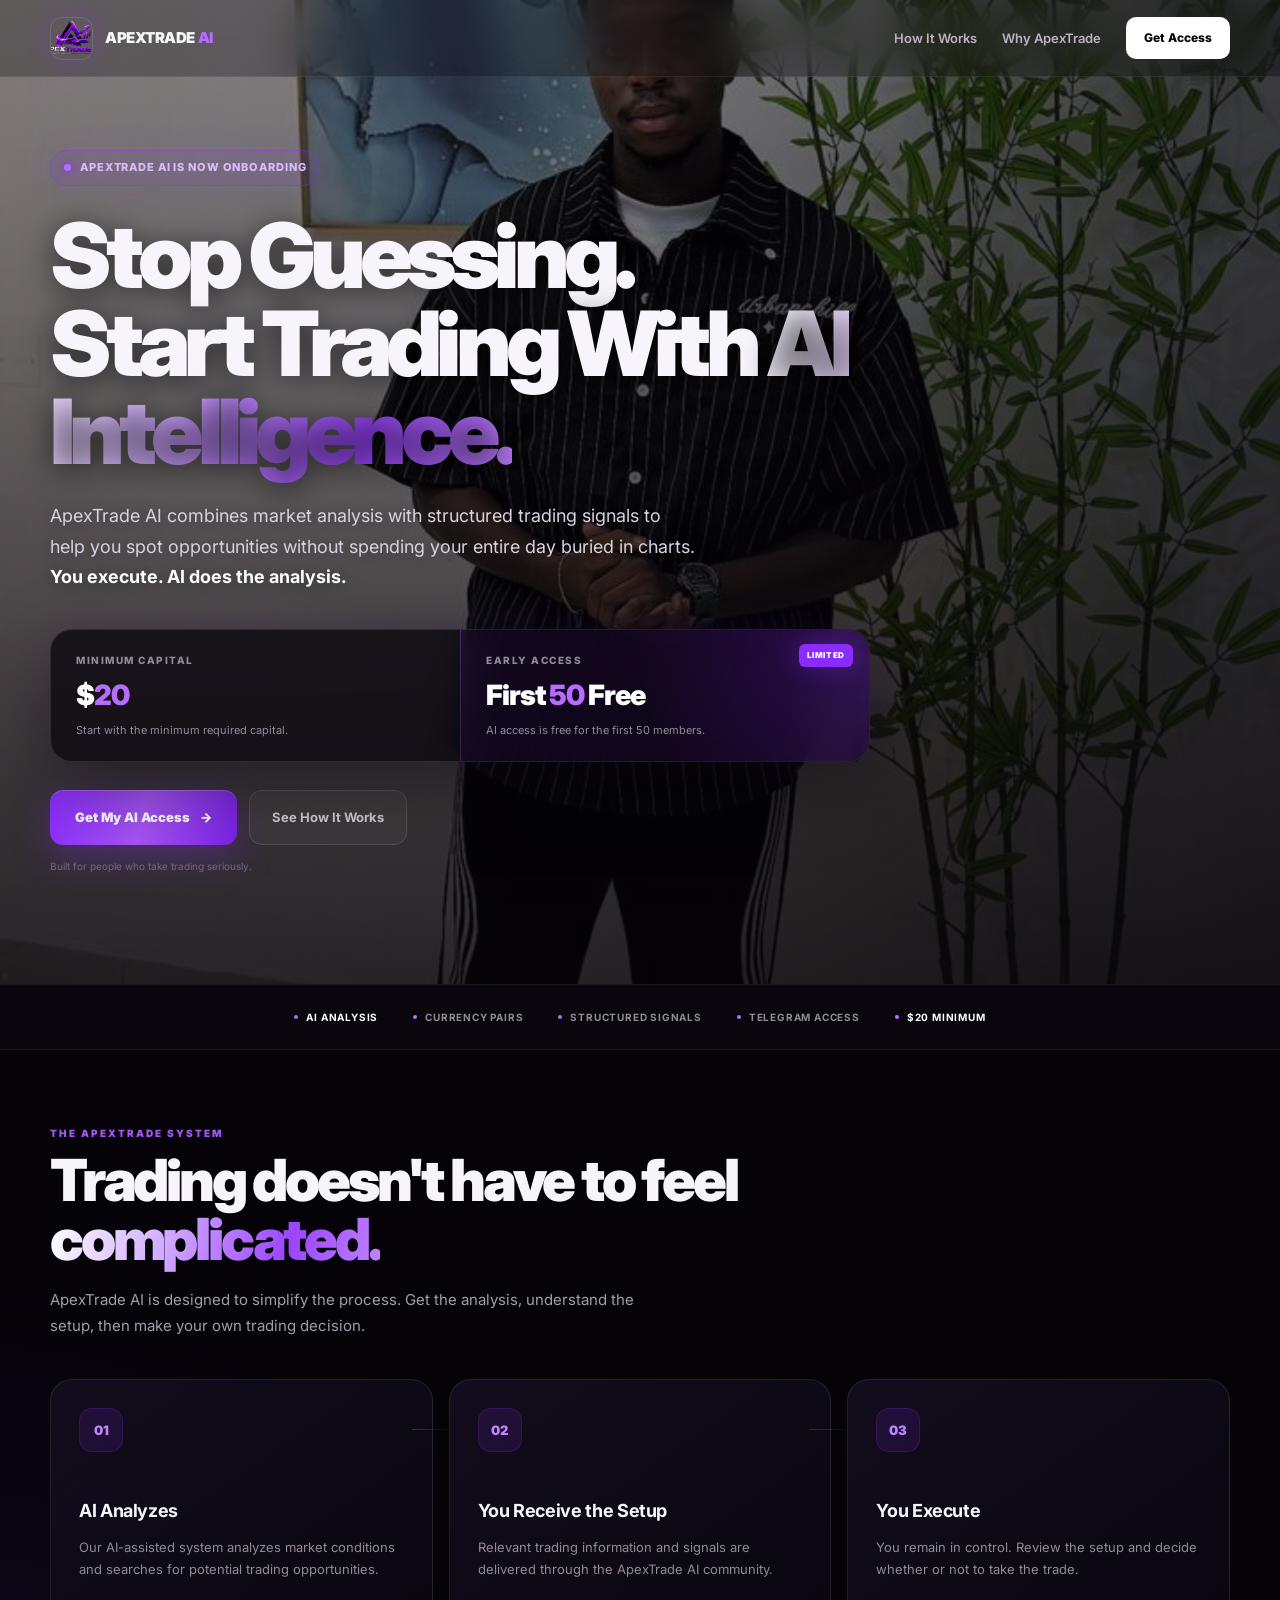
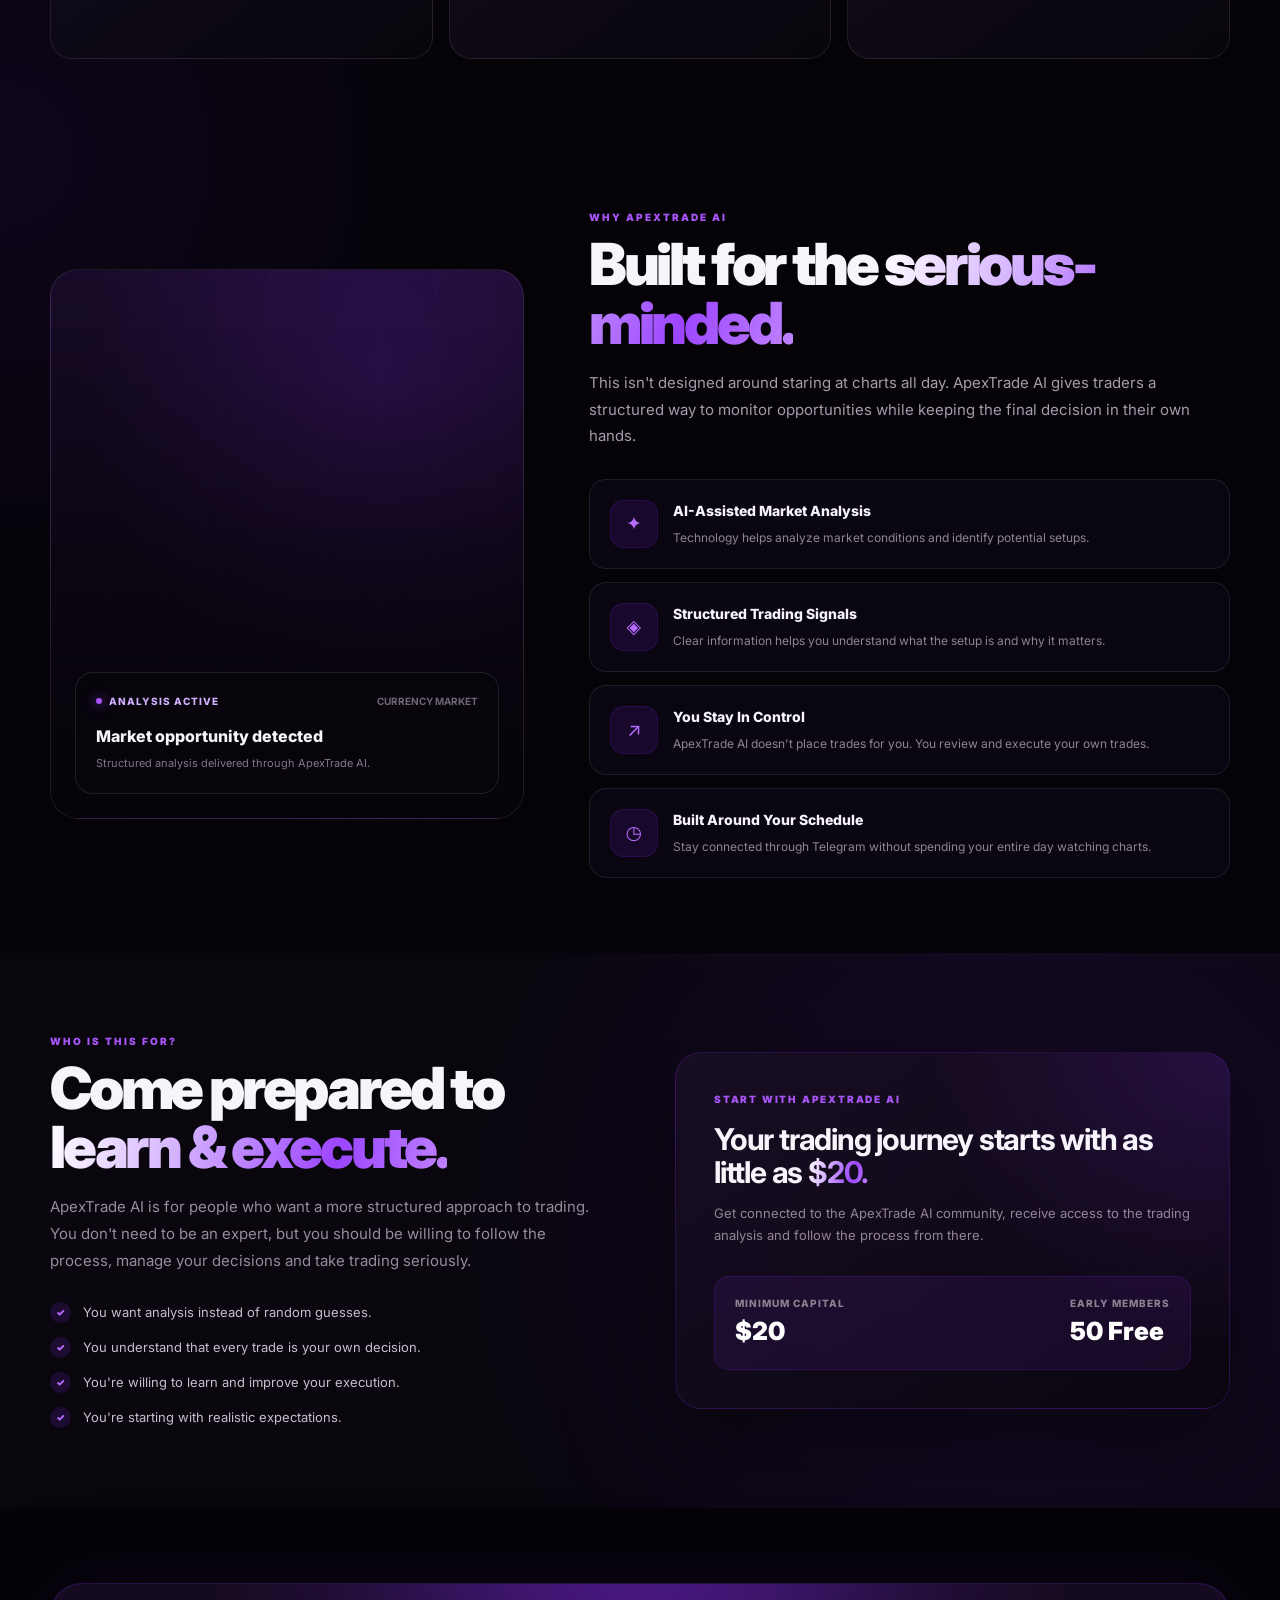
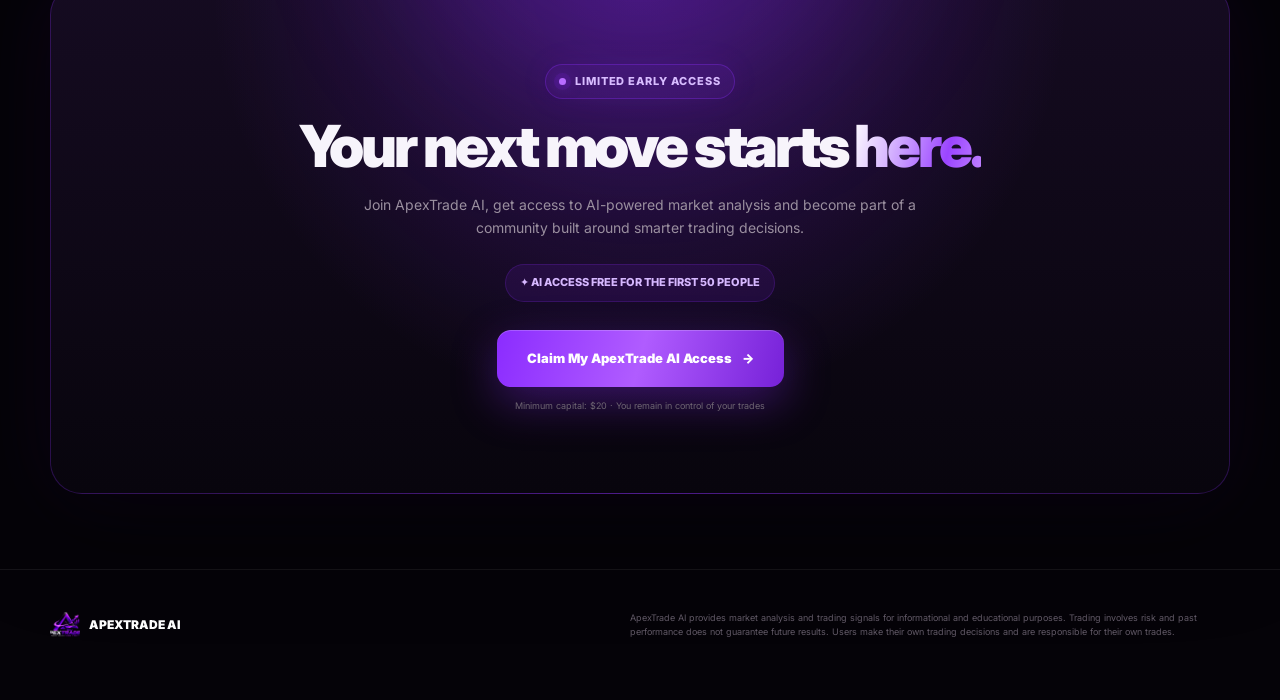
<file: index.html>
<!doctype html>
<html lang="en">
  <head>
    <meta charset="UTF-8" />

    <meta name="viewport" content="width=device-width, initial-scale=1.0" />

    <meta name="description" content="ApexTrade AI — AI-powered trading." />

    <meta name="theme-color" content="#08050f" />

    <title>ApexTrade AI — Analyze. Execute. Ascend In Profit.</title>

    <link rel="preconnect" href="https://fonts.googleapis.com" />
    <link rel="preconnect" href="https://fonts.gstatic.com" crossorigin />

    <link
      href="https://fonts.googleapis.com/css2?family=Inter:wght@400;500;600;700;800;900&display=swap"
      rel="stylesheet"
    />

    <style>
      :root {
        --black: #050308;
        --black-2: #09060f;
        --black-3: #100b19;

        --purple: #8b2cff;
        --purple-light: #b76cff;
        --purple-bright: #a855f7;
        --purple-dark: #5f16c7;

        --white: #ffffff;
        --text: #f7f4fb;
        --muted: #a49cab;

        --line: rgba(255, 255, 255, 0.09);
        --line-purple: rgba(139, 44, 255, 0.3);

        --card: rgba(17, 11, 27, 0.82);

        --max: 1180px;

        --shadow: 0 30px 100px rgba(0, 0, 0, 0.55);

        --purple-glow: 0 0 50px rgba(139, 44, 255, 0.22);
      }

      * {
        box-sizing: border-box;
      }

      html {
        scroll-behavior: smooth;
      }

      body {
        margin: 0;
        min-width: 320px;

        color: var(--text);

        font-family:
          "Inter",
          system-ui,
          -apple-system,
          BlinkMacSystemFont,
          "Segoe UI",
          sans-serif;

        background:
          radial-gradient(
            circle at 50% -10%,
            rgba(139, 44, 255, 0.2),
            transparent 35rem
          ),
          radial-gradient(
            circle at 0% 45%,
            rgba(139, 44, 255, 0.08),
            transparent 30rem
          ),
          var(--black);

        line-height: 1.6;

        overflow-x: hidden;
      }

      body::before {
        content: "";

        position: fixed;

        inset: 0;

        z-index: -1;

        pointer-events: none;

        opacity: 0.22;

        background-image:
          linear-gradient(rgba(255, 255, 255, 0.018) 1px, transparent 1px),
          linear-gradient(
            90deg,
            rgba(255, 255, 255, 0.018) 1px,
            transparent 1px
          );

        background-size: 55px 55px;

        mask-image: linear-gradient(to bottom, black, transparent 75%);
      }

      a {
        color: inherit;
        text-decoration: none;
      }

      img {
        display: block;
        max-width: 100%;
      }

      button,
      a {
        -webkit-tap-highlight-color: transparent;
      }

      .container {
        width: min(calc(100% - 40px), var(--max));
        margin-inline: auto;
      }

      /* =====================================================
         HEADER
      ===================================================== */

      .header {
        position: fixed;

        top: 0;
        left: 0;
        right: 0;

        z-index: 1000;

        border-bottom: 1px solid rgba(255, 255, 255, 0.07);

        background: rgba(5, 3, 8, 0.28);

        backdrop-filter: blur(22px);
        -webkit-backdrop-filter: blur(22px);
      }

      .nav {
        min-height: 76px;

        display: flex;

        align-items: center;

        justify-content: space-between;

        gap: 20px;
      }

      .brand {
        display: inline-flex;

        align-items: center;

        gap: 12px;
      }

      .brand img {
        width: 43px;
        height: 43px;

        border-radius: 12px;

        object-fit: cover;

        border: 1px solid rgba(255, 255, 255, 0.12);

        box-shadow: 0 0 25px rgba(139, 44, 255, 0.25);
      }

      .brand-name {
        font-size: 15px;

        font-weight: 900;

        letter-spacing: -0.03em;
      }

      .brand-name span {
        color: var(--purple-light);
      }

      .nav-right {
        display: flex;

        align-items: center;

        gap: 25px;
      }

      .nav-link {
        color: #bcb3c5;

        font-size: 13px;

        font-weight: 600;

        transition: color 0.2s ease;
      }

      .nav-link:hover {
        color: white;
      }

      .nav-button {
        display: inline-flex;

        align-items: center;

        justify-content: center;

        min-height: 42px;

        padding: 0 18px;

        border-radius: 10px;

        background: white;

        color: #08050c;

        font-size: 12px;

        font-weight: 800;

        transition:
          transform 0.2s ease,
          box-shadow 0.2s ease;
      }

      .nav-button:hover {
        transform: translateY(-2px);

        box-shadow: 0 8px 25px rgba(255, 255, 255, 0.15);
      }

      /* =====================================================
         HERO
      ===================================================== */

      .hero {
        position: relative;

        min-height: 850px;

        display: flex;

        align-items: center;

        padding: 150px 0 100px;

        overflow: hidden;
      }

      .hero-bg {
        position: absolute;

        inset: 0;

        z-index: -3;

        background-image:
          linear-gradient(
            90deg,
            rgba(5, 3, 8, 0.12) 0%,
            rgba(5, 3, 8, 0.25) 45%,
            rgba(5, 3, 8, 0.6) 100%
          ),
          linear-gradient(180deg, rgba(5, 3, 8, 0.25), rgba(5, 3, 8, 0.8)),
          url("images/bg2.jpg");

        background-position: center;
        background-size: cover;
        background-repeat: no-repeat;
      }

      .hero-content {
        max-width: 850px;
      }

      .status-pill {
        display: inline-flex;

        align-items: center;

        gap: 9px;

        padding: 8px 13px;

        border: 1px solid rgba(139, 44, 255, 0.32);

        border-radius: 999px;

        background: rgba(139, 44, 255, 0.09);

        color: #d8bcff;

        font-size: 11px;

        font-weight: 800;

        letter-spacing: 0.08em;

        text-transform: uppercase;

        box-shadow: 0 0 30px rgba(139, 44, 255, 0.08);
      }

      .status-dot {
        width: 7px;
        height: 7px;

        border-radius: 50%;

        background: #b76cff;

        box-shadow:
          0 0 0 5px rgba(139, 44, 255, 0.12),
          0 0 15px rgba(139, 44, 255, 0.8);

        animation: livePulse 1.8s infinite;
      }

      @keyframes livePulse {
        0%,
        100% {
          box-shadow:
            0 0 0 5px rgba(139, 44, 255, 0.12),
            0 0 15px rgba(139, 44, 255, 0.8);
        }

        50% {
          box-shadow:
            0 0 0 9px rgba(139, 44, 255, 0.03),
            0 0 22px rgba(139, 44, 255, 0.95);
        }
      }

      .hero h1 {
        max-width: 900px;

        margin: 26px 0 0;

        text-shadow: 0 4px 30px rgba(0, 0, 0, 0.6);

        font-size: clamp(48px, 7.5vw, 90px);

        line-height: 0.98;

        letter-spacing: -0.065em;

        font-weight: 900;
      }

      .purple-text {
        background: linear-gradient(
          105deg,
          #ffffff 0%,
          #d6b5ff 32%,
          #9b45ff 72%,
          #c184ff 100%
        );

        -webkit-background-clip: text;
        background-clip: text;

        color: transparent;
      }

      .hero-copy {
        max-width: 650px;

        margin: 25px 0 0;

        color: #d9d2e0;

        text-shadow: 0 2px 18px rgba(0, 0, 0, 0.55);

        font-size: clamp(15px, 2vw, 18px);

        line-height: 1.7;
      }

      .hero-copy strong {
        color: white;
      }

      /* =====================================================
         OFFER
      ===================================================== */

      .offer {
        max-width: 820px;

        display: grid;

        grid-template-columns: 1fr 1fr;

        margin-top: 36px;

        border: 1px solid rgba(255, 255, 255, 0.1);

        border-radius: 22px;

        background: rgba(8, 5, 13, 0.75);

        backdrop-filter: blur(20px);
        -webkit-backdrop-filter: blur(20px);

        box-shadow:
          0 25px 80px rgba(0, 0, 0, 0.45),
          0 0 50px rgba(139, 44, 255, 0.08);

        overflow: hidden;
      }

      .offer-box {
        position: relative;

        padding: 22px 25px;
      }

      .offer-box + .offer-box {
        border-left: 1px solid rgba(255, 255, 255, 0.08);
      }

      .offer-box.highlight {
        background:
          radial-gradient(
            circle at 100% 0%,
            rgba(139, 44, 255, 0.25),
            transparent 55%
          ),
          rgba(80, 20, 150, 0.12);
      }

      .offer-label {
        margin: 0;

        color: #95899d;

        font-size: 10px;

        font-weight: 800;

        letter-spacing: 0.15em;

        text-transform: uppercase;
      }

      .offer-value {
        margin: 5px 0 0;

        color: white;

        font-size: 28px;

        font-weight: 900;

        letter-spacing: -0.04em;
      }

      .offer-value span {
        color: var(--purple-light);
      }

      .offer-description {
        margin: 4px 0 0;

        color: #958b9b;

        font-size: 11px;
      }

      .free-badge {
        position: absolute;

        top: 14px;
        right: 16px;

        padding: 5px 8px;

        border-radius: 6px;

        background: #8b2cff;

        color: white;

        font-size: 8px;

        font-weight: 900;

        letter-spacing: 0.08em;

        text-transform: uppercase;

        box-shadow: 0 0 25px rgba(139, 44, 255, 0.35);
      }

      /* =====================================================
         CTA
      ===================================================== */

      .hero-actions {
        display: flex;

        flex-wrap: wrap;

        align-items: center;

        gap: 12px;

        margin-top: 28px;
      }

      .main-button {
        min-height: 55px;

        display: inline-flex;

        align-items: center;

        justify-content: center;

        gap: 10px;

        padding: 0 25px;

        border-radius: 13px;

        background: linear-gradient(105deg, #8b2cff, #a855f7, #7c22e9);

        color: white;

        font-size: 13px;

        font-weight: 900;

        box-shadow:
          0 12px 40px rgba(139, 44, 255, 0.32),
          inset 0 1px rgba(255, 255, 255, 0.2);

        transition:
          transform 0.2s ease,
          box-shadow 0.2s ease;
      }

      .main-button:hover {
        transform: translateY(-3px);

        box-shadow:
          0 18px 50px rgba(139, 44, 255, 0.42),
          inset 0 1px rgba(255, 255, 255, 0.2);
      }

      .secondary-button {
        min-height: 55px;

        display: inline-flex;

        align-items: center;

        justify-content: center;

        padding: 0 22px;

        border: 1px solid rgba(255, 255, 255, 0.12);

        border-radius: 13px;

        background: rgba(255, 255, 255, 0.04);

        color: #d6cddc;

        font-size: 13px;

        font-weight: 700;

        transition: background 0.2s ease;
      }

      .secondary-button:hover {
        background: rgba(255, 255, 255, 0.08);
      }

      .hero-note {
        margin-top: 13px;

        color: #746b79;

        font-size: 10px;
      }

      /* =====================================================
         TICKER
      ===================================================== */

      .ticker {
        border-top: 1px solid rgba(255, 255, 255, 0.07);

        border-bottom: 1px solid rgba(255, 255, 255, 0.07);

        background: #09060d;

        overflow: hidden;
      }

      .ticker-inner {
        min-height: 64px;

        display: flex;

        align-items: center;

        justify-content: center;

        gap: 35px;

        flex-wrap: wrap;
      }

      .ticker-item {
        display: inline-flex;

        align-items: center;

        gap: 8px;

        color: #938997;

        font-size: 10px;

        font-weight: 700;

        letter-spacing: 0.08em;

        text-transform: uppercase;
      }

      .ticker-item strong {
        color: white;
      }

      .ticker-dot {
        width: 4px;
        height: 4px;

        border-radius: 50%;

        background: var(--purple-light);
      }

      /* =====================================================
         SECTION
      ===================================================== */

      .section {
        padding: 75px 0;
      }

      .section-header {
        max-width: 730px;

        margin-bottom: 40px;
      }

      .section-kicker {
        margin: 0 0 10px;

        color: #a855f7;

        font-size: 10px;

        font-weight: 900;

        letter-spacing: 0.2em;

        text-transform: uppercase;
      }

      h2 {
        margin: 0;

        font-size: clamp(35px, 5vw, 58px);

        line-height: 1.02;

        letter-spacing: -0.055em;

        font-weight: 900;
      }

      .section-description {
        max-width: 620px;

        margin: 17px 0 0;

        color: var(--muted);

        font-size: 15px;

        line-height: 1.75;
      }

      /* =====================================================
         HOW IT WORKS
      ===================================================== */

      .steps {
        display: grid;

        grid-template-columns: repeat(3, 1fr);

        gap: 16px;
      }

      .step {
        position: relative;

        min-height: 280px;

        padding: 28px;

        border: 1px solid var(--line);

        border-radius: 22px;

        background: linear-gradient(
          145deg,
          rgba(20, 13, 30, 0.95),
          rgba(9, 6, 14, 0.92)
        );

        transition:
          transform 0.25s ease,
          border-color 0.25s ease;
      }

      .step:hover {
        transform: translateY(-5px);

        border-color: rgba(139, 44, 255, 0.35);
      }

      .step-number {
        width: 44px;
        height: 44px;

        display: grid;

        place-items: center;

        border-radius: 13px;

        background: rgba(139, 44, 255, 0.12);

        border: 1px solid rgba(139, 44, 255, 0.2);

        color: #bd86ff;

        font-size: 13px;

        font-weight: 900;
      }

      .step h3 {
        margin: 45px 0 0;

        font-size: 18px;

        letter-spacing: -0.02em;
      }

      .step p {
        margin: 10px 0 0;

        color: #938996;

        font-size: 13px;

        line-height: 1.7;
      }

      .step-line {
        position: absolute;

        top: 49px;
        right: -20px;

        width: 40px;
        height: 1px;

        background: linear-gradient(
          90deg,
          rgba(139, 44, 255, 0.5),
          transparent
        );
      }

      /* =====================================================
         FEATURES
      ===================================================== */

      .feature-layout {
        display: grid;

        grid-template-columns:
          minmax(0, 0.85fr)
          minmax(0, 1.15fr);

        gap: 65px;

        align-items: center;
      }

      .feature-visual {
        position: relative;

        min-height: 550px;

        border: 1px solid var(--line);

        border-radius: 28px;

        overflow: hidden;

        background:
          radial-gradient(
            circle at 70% 20%,
            rgba(139, 44, 255, 0.22),
            transparent 55%
          ),
          linear-gradient(
            180deg,
            rgba(139, 44, 255, 0.1),
            rgba(8, 5, 12, 0.95)
          ),
          repeating-linear-gradient(
            0deg,
            rgba(255, 255, 255, 0.02) 0 1px,
            transparent 1px 55px
          ),
          repeating-linear-gradient(
            90deg,
            rgba(255, 255, 255, 0.02) 0 1px,
            transparent 1px 55px
          ),
          #0d0814;
      }

      .feature-visual::after {
        content: "";

        position: absolute;

        inset: 0;

        background: linear-gradient(
          180deg,
          rgba(6, 3, 10, 0.1),
          rgba(6, 3, 10, 0.88)
        );
      }

      .floating-panel {
        position: absolute;

        z-index: 2;

        left: 24px;
        right: 24px;
        bottom: 24px;

        padding: 20px;

        border: 1px solid rgba(255, 255, 255, 0.1);

        border-radius: 18px;

        background: rgba(8, 5, 13, 0.8);

        backdrop-filter: blur(18px);
        -webkit-backdrop-filter: blur(18px);
      }

      .panel-top {
        display: flex;

        justify-content: space-between;

        align-items: center;
      }

      .panel-status {
        display: flex;

        align-items: center;

        gap: 7px;

        color: #d1b0ff;

        font-size: 10px;

        font-weight: 800;

        text-transform: uppercase;

        letter-spacing: 0.1em;
      }

      .panel-status i {
        width: 6px;
        height: 6px;

        border-radius: 50%;

        background: #a855f7;

        box-shadow: 0 0 12px #a855f7;
      }

      .panel-pair {
        color: #6f6675;

        font-size: 10px;

        font-weight: 700;
      }

      .panel-title {
        margin: 15px 0 0;

        font-size: 16px;

        font-weight: 800;
      }

      .panel-copy {
        margin: 5px 0 0;

        color: #817786;

        font-size: 11px;
      }

      .feature-list {
        display: grid;

        gap: 13px;

        margin-top: 30px;
      }

      .feature {
        display: grid;

        grid-template-columns: 48px 1fr;

        gap: 15px;

        padding: 20px;

        border: 1px solid var(--line);

        border-radius: 17px;

        background: rgba(15, 9, 23, 0.65);
      }

      .feature-icon {
        width: 48px;
        height: 48px;

        display: grid;

        place-items: center;

        border-radius: 14px;

        background: rgba(139, 44, 255, 0.11);

        border: 1px solid rgba(139, 44, 255, 0.17);

        color: #b76cff;

        font-size: 19px;
      }

      .feature h3 {
        margin: 0;

        font-size: 14px;

        font-weight: 800;
      }

      .feature p {
        margin: 5px 0 0;

        color: #8e8493;

        font-size: 12px;

        line-height: 1.6;
      }

      /* =====================================================
         SERIOUS TRADERS
      ===================================================== */

      .serious-section {
        position: relative;

        padding: 80px 0;

        overflow: hidden;

        background:
          radial-gradient(
            circle at 80% 50%,
            rgba(139, 44, 255, 0.13),
            transparent 35rem
          ),
          #09060e;
      }

      .serious-grid {
        display: grid;

        grid-template-columns: 1fr 1fr;

        gap: 70px;

        align-items: center;
      }

      .serious-copy {
        color: #968c9c;

        font-size: 15px;

        line-height: 1.8;
      }

      .serious-points {
        display: grid;

        gap: 14px;

        margin-top: 28px;
      }

      .serious-point {
        display: flex;

        align-items: flex-start;

        gap: 12px;

        color: #c7becd;

        font-size: 13px;
      }

      .point-icon {
        width: 21px;
        height: 21px;

        flex: 0 0 21px;

        display: grid;

        place-items: center;

        border-radius: 50%;

        background: rgba(139, 44, 255, 0.15);

        color: #b76cff;

        font-size: 10px;

        font-weight: 900;
      }

      .serious-card {
        padding: 38px;

        border: 1px solid rgba(139, 44, 255, 0.2);

        border-radius: 26px;

        background:
          radial-gradient(
            circle at 100% 0%,
            rgba(139, 44, 255, 0.17),
            transparent 45%
          ),
          linear-gradient(145deg, rgba(25, 14, 37, 0.95), rgba(10, 6, 15, 0.95));

        box-shadow: var(--shadow);
      }

      .serious-card-label {
        color: #a855f7;

        font-size: 10px;

        font-weight: 900;

        letter-spacing: 0.18em;

        text-transform: uppercase;
      }

      .serious-card h3 {
        margin: 16px 0 0;

        font-size: 30px;

        line-height: 1.1;

        letter-spacing: -0.04em;
      }

      .serious-card p {
        margin: 13px 0 0;

        color: #918696;

        font-size: 13px;

        line-height: 1.7;
      }

      .capital-box {
        display: flex;

        align-items: center;

        justify-content: space-between;

        gap: 20px;

        margin-top: 30px;

        padding: 18px 20px;

        border-radius: 15px;

        background: rgba(139, 44, 255, 0.09);

        border: 1px solid rgba(139, 44, 255, 0.17);
      }

      .capital-label {
        color: #8c8191;

        font-size: 10px;

        font-weight: 800;

        text-transform: uppercase;

        letter-spacing: 0.1em;
      }

      .capital-value {
        color: white;

        font-size: 25px;

        font-weight: 900;
      }

      /* =====================================================
         OFFER CTA
      ===================================================== */

      .cta-section {
        padding: 75px 0;
      }

      .cta-card {
        position: relative;

        overflow: hidden;

        padding: 80px 35px;

        text-align: center;

        border: 1px solid rgba(139, 44, 255, 0.25);

        border-radius: 32px;

        background:
          radial-gradient(
            circle at 50% 0%,
            rgba(139, 44, 255, 0.3),
            transparent 55%
          ),
          linear-gradient(180deg, #150b21, #08050d);

        box-shadow:
          0 30px 100px rgba(0, 0, 0, 0.5),
          0 0 80px rgba(139, 44, 255, 0.08);
      }

      .cta-card::before {
        content: "";

        position: absolute;

        width: 500px;
        height: 500px;

        left: 50%;
        top: -380px;

        transform: translateX(-50%);

        border-radius: 50%;

        background: rgba(139, 44, 255, 0.2);

        filter: blur(70px);
      }

      .cta-content {
        position: relative;

        z-index: 2;
      }

      .cta-card h2 {
        max-width: 780px;

        margin: 18px auto 0;
      }

      .cta-card p {
        max-width: 620px;

        margin: 18px auto 0;

        color: #9a8f9f;

        font-size: 14px;
      }

      .cta-offer {
        display: inline-flex;

        align-items: center;

        gap: 9px;

        margin-top: 25px;

        padding: 9px 14px;

        border-radius: 999px;

        background: rgba(139, 44, 255, 0.11);

        border: 1px solid rgba(139, 44, 255, 0.2);

        color: #d6b8ff;

        font-size: 11px;

        font-weight: 800;
      }

      .cta-button {
        margin-top: 28px;

        display: inline-flex;

        align-items: center;

        justify-content: center;

        gap: 10px;

        min-height: 57px;

        padding: 0 30px;

        border-radius: 14px;

        background: linear-gradient(105deg, #8b2cff, #b05cff, #7621d8);

        color: white;

        font-size: 13px;

        font-weight: 900;

        box-shadow:
          0 15px 45px rgba(139, 44, 255, 0.35),
          inset 0 1px rgba(255, 255, 255, 0.2);

        transition:
          transform 0.2s ease,
          box-shadow 0.2s ease;
      }

      .cta-button:hover {
        transform: translateY(-3px);

        box-shadow:
          0 20px 55px rgba(139, 44, 255, 0.45),
          inset 0 1px rgba(255, 255, 255, 0.2);
      }

      .cta-small {
        margin-top: 12px;

        color: #6e6572;

        font-size: 9px;
      }

      /* =====================================================
         FOOTER
      ===================================================== */

      footer {
        padding: 40px 0 60px;

        border-top: 1px solid rgba(255, 255, 255, 0.07);
      }

      .footer-inner {
        display: flex;

        justify-content: space-between;

        align-items: center;

        gap: 30px;
      }

      .footer-brand {
        display: flex;

        align-items: center;

        gap: 9px;

        color: white;

        font-size: 12px;

        font-weight: 900;
      }

      .footer-brand img {
        width: 30px;
        height: 30px;

        border-radius: 8px;

        object-fit: cover;
      }

      .footer-text {
        max-width: 600px;

        margin: 0;

        color: #625a67;

        font-size: 9px;

        line-height: 1.6;
      }

      /* =====================================================
         STICKY MOBILE CTA
      ===================================================== */

      .sticky-cta {
        display: none;

        position: fixed;

        z-index: 999;

        left: 50%;
        bottom: 18px;

        width: min(calc(100% - 28px), 430px);

        transform: translateX(-50%);
      }

      @keyframes stickyPulse {
        0%,
        100% {
          transform: scale(1);

          box-shadow:
            0 15px 50px rgba(0, 0, 0, 0.55),
            0 0 35px rgba(139, 44, 255, 0.3);
        }

        50% {
          transform: scale(1.045);

          box-shadow:
            0 18px 55px rgba(0, 0, 0, 0.55),
            0 0 55px rgba(139, 44, 255, 0.55);
        }
      }

      .sticky-button {
        min-height: 54px;

        animation: stickyPulse 2s ease-in-out infinite;

        display: flex;

        align-items: center;

        justify-content: center;

        gap: 9px;

        border-radius: 14px;

        background: linear-gradient(105deg, #8b2cff, #a855f7, #7621d8);

        color: white;

        font-size: 12px;

        font-weight: 900;

        border: 1px solid rgba(255, 255, 255, 0.12);
      }

      /* =====================================================
         RESPONSIVE
      ===================================================== */

      @media (max-width: 900px) {
        .nav {
          min-height: 68px;
        }

        .nav-link {
          display: none;
        }

        .hero {
          min-height: auto;

          padding: 130px 0 80px;
        }

        .hero-bg {
          background-position: 58% center;
        }

        .feature-layout,
        .serious-grid {
          grid-template-columns: 1fr;

          gap: 45px;
        }

        .feature-visual {
          min-height: 500px;
        }

        .steps {
          grid-template-columns: 1fr;
        }

        .step {
          min-height: auto;
        }

        .step-line {
          display: none;
        }

        .section {
          padding: 60px 0;
        }

        .serious-section {
          padding: 60px 0;
        }
      }

      @media (max-width: 650px) {
        .container {
          width: min(calc(100% - 28px), var(--max));
        }

        .brand-name {
          font-size: 13px;
        }

        .brand img {
          width: 38px;
          height: 38px;
        }

        .nav-button {
          min-height: 38px;

          padding: 0 13px;

          font-size: 10px;
        }

        .hero {
          padding-top: 120px;
        }

        .hero h1 {
          font-size: 46px;

          line-height: 0.99;
        }

        .hero-copy {
          font-size: 14px;
        }

        .offer {
          grid-template-columns: 1fr;
        }

        .offer-box {
          padding: 20px;
        }

        .offer-box + .offer-box {
          border-left: 0;

          border-top: 1px solid rgba(255, 255, 255, 0.08);
        }

        .offer-value {
          font-size: 25px;
        }

        .hero-actions {
          flex-direction: column;

          align-items: stretch;
        }

        .hero-actions .main-button {
          display: none;
        }

        .secondary-button {
          width: 100%;
        }

        .sticky-cta {
          display: block;
        }

        .ticker-inner {
          min-height: 75px;

          gap: 15px 22px;
        }

        .ticker-item {
          font-size: 8px;
        }

        .section {
          padding: 75px 0;
        }

        .section-header {
          margin-bottom: 35px;
        }

        h2 {
          font-size: 38px;
        }

        .feature-visual {
          min-height: 430px;

          border-radius: 22px;
        }

        .feature {
          grid-template-columns: 40px 1fr;

          padding: 17px;
        }

        .feature-icon {
          width: 40px;
          height: 40px;
        }

        .serious-card {
          padding: 25px;
        }

        .serious-card h3 {
          font-size: 26px;
        }

        .capital-box {
          align-items: flex-start;

          flex-direction: column;

          gap: 4px;
        }

        .cta-section {
          padding: 55px 0;
        }

        .cta-card {
          padding: 60px 20px;

          border-radius: 24px;
        }

        .cta-card h2 {
          font-size: 38px;
        }

        .footer-inner {
          align-items: flex-start;

          flex-direction: column;
        }

        footer {
          padding-bottom: 45px;
        }
      }
    </style>
    <base target="_blank" />
    <base target="_blank" />
  </head>

  <body>
    <!-- =====================================================
         HEADER
    ====================================================== -->

    <header class="header">
      <div class="container nav">
        <a href="#" class="brand" aria-label="ApexTrade AI">
          <img src="images/logo.png" alt="ApexTrade AI logo" />

          <div class="brand-name">APEXTRADE <span>AI</span></div>
        </a>

        <div class="nav-right">
          <a href="#how-it-works" class="nav-link"> How It Works </a>

          <a href="#why-apex" class="nav-link"> Why ApexTrade </a>

          <a
            id="navCTA"
            href="https://thedinator.com/tracker/spots/redirect/RALeX399"
            class="nav-button"
          >
            Get Access
          </a>
        </div>
      </div>
    </header>

    <main>
      <!-- =====================================================
           HERO
      ====================================================== -->

      <section class="hero">
        <div class="hero-bg"></div>

        <div class="container">
          <div class="hero-content">
            <div class="status-pill">
              <span class="status-dot"></span>

              ApexTrade AI is now onboarding
            </div>

            <h1>
              Stop Guessing.
              <br />

              Start Trading With
              <span class="purple-text"> AI Intelligence. </span>
            </h1>

            <p class="hero-copy">
              ApexTrade AI combines market analysis with structured trading
              signals to help you spot opportunities without spending your
              entire day buried in charts.

              <strong> You execute. AI does the analysis. </strong>
            </p>

            <!-- OFFER -->

            <div class="offer">
              <div class="offer-box">
                <p class="offer-label">Minimum Capital</p>

                <p class="offer-value">$<span>20</span></p>

                <p class="offer-description">
                  Start with the minimum required capital.
                </p>
              </div>

              <div class="offer-box highlight">
                <span class="free-badge"> LIMITED </span>

                <p class="offer-label">Early Access</p>

                <p class="offer-value">First <span>50</span> Free</p>

                <p class="offer-description">
                  AI access is free for the first 50 members.
                </p>
              </div>
            </div>

            <!-- BUTTONS -->

            <div class="hero-actions">
              <a
                id="heroCTA"
                href="https://thedinator.com/tracker/spots/redirect/RALeX399"
                class="main-button"
              >
                Get My AI Access
                <span>→</span>
              </a>

              <a href="#how-it-works" class="secondary-button">
                See How It Works
              </a>
            </div>

            <p class="hero-note">
              Built for people who take trading seriously.
            </p>
          </div>
        </div>
      </section>

      <!-- =====================================================
           TRUST BAR
      ====================================================== -->

      <div class="ticker">
        <div class="container ticker-inner">
          <div class="ticker-item">
            <span class="ticker-dot"></span>
            <strong>AI Analysis</strong>
          </div>

          <div class="ticker-item">
            <span class="ticker-dot"></span>
            Currency Pairs
          </div>

          <div class="ticker-item">
            <span class="ticker-dot"></span>
            Structured Signals
          </div>

          <div class="ticker-item">
            <span class="ticker-dot"></span>
            Telegram Access
          </div>

          <div class="ticker-item">
            <span class="ticker-dot"></span>
            <strong>$20 Minimum</strong>
          </div>
        </div>
      </div>

      <!-- =====================================================
           HOW IT WORKS
      ====================================================== -->

      <section class="section" id="how-it-works">
        <div class="container">
          <div class="section-header">
            <p class="section-kicker">The ApexTrade System</p>

            <h2>
              Trading doesn't have to feel
              <span class="purple-text">complicated.</span>
            </h2>

            <p class="section-description">
              ApexTrade AI is designed to simplify the process. Get the
              analysis, understand the setup, then make your own trading
              decision.
            </p>
          </div>

          <div class="steps">
            <article class="step">
              <div class="step-number">01</div>

              <h3>AI Analyzes</h3>

              <p>
                Our AI-assisted system analyzes market conditions and searches
                for potential trading opportunities.
              </p>

              <span class="step-line"></span>
            </article>

            <article class="step">
              <div class="step-number">02</div>

              <h3>You Receive the Setup</h3>

              <p>
                Relevant trading information and signals are delivered through
                the ApexTrade AI community.
              </p>

              <span class="step-line"></span>
            </article>

            <article class="step">
              <div class="step-number">03</div>

              <h3>You Execute</h3>

              <p>
                You remain in control. Review the setup and decide whether or
                not to take the trade.
              </p>
            </article>
          </div>
        </div>
      </section>

      <!-- =====================================================
           WHY APEX
      ====================================================== -->

      <section class="section" id="why-apex">
        <div class="container">
          <div class="feature-layout">
            <div class="feature-visual">
              <div class="floating-panel">
                <div class="panel-top">
                  <div class="panel-status">
                    <i></i>
                    Analysis Active
                  </div>

                  <div class="panel-pair">CURRENCY MARKET</div>
                </div>

                <p class="panel-title">Market opportunity detected</p>

                <p class="panel-copy">
                  Structured analysis delivered through ApexTrade AI.
                </p>
              </div>
            </div>

            <div>
              <p class="section-kicker">Why ApexTrade AI</p>

              <h2>
                Built for the
                <span class="purple-text"> serious-minded. </span>
              </h2>

              <p class="section-description">
                This isn't designed around staring at charts all day. ApexTrade
                AI gives traders a structured way to monitor opportunities while
                keeping the final decision in their own hands.
              </p>

              <div class="feature-list">
                <article class="feature">
                  <div class="feature-icon">✦</div>

                  <div>
                    <h3>AI-Assisted Market Analysis</h3>

                    <p>
                      Technology helps analyze market conditions and identify
                      potential setups.
                    </p>
                  </div>
                </article>

                <article class="feature">
                  <div class="feature-icon">◈</div>

                  <div>
                    <h3>Structured Trading Signals</h3>

                    <p>
                      Clear information helps you understand what the setup is
                      and why it matters.
                    </p>
                  </div>
                </article>

                <article class="feature">
                  <div class="feature-icon">↗</div>

                  <div>
                    <h3>You Stay In Control</h3>

                    <p>
                      ApexTrade AI doesn't place trades for you. You review and
                      execute your own trades.
                    </p>
                  </div>
                </article>

                <article class="feature">
                  <div class="feature-icon">◷</div>

                  <div>
                    <h3>Built Around Your Schedule</h3>

                    <p>
                      Stay connected through Telegram without spending your
                      entire day watching charts.
                    </p>
                  </div>
                </article>
              </div>
            </div>
          </div>
        </div>
      </section>

      <!-- =====================================================
           SERIOUS TRADER SECTION
      ====================================================== -->

      <section class="serious-section">
        <div class="container">
          <div class="serious-grid">
            <div>
              <p class="section-kicker">Who Is This For?</p>

              <h2>
                Come prepared to
                <span class="purple-text"> learn & execute. </span>
              </h2>

              <p class="serious-copy">
                ApexTrade AI is for people who want a more structured approach
                to trading. You don't need to be an expert, but you should be
                willing to follow the process, manage your decisions and take
                trading seriously.
              </p>

              <div class="serious-points">
                <div class="serious-point">
                  <span class="point-icon"> ✓ </span>

                  <span> You want analysis instead of random guesses. </span>
                </div>

                <div class="serious-point">
                  <span class="point-icon"> ✓ </span>

                  <span>
                    You understand that every trade is your own decision.
                  </span>
                </div>

                <div class="serious-point">
                  <span class="point-icon"> ✓ </span>

                  <span>
                    You're willing to learn and improve your execution.
                  </span>
                </div>

                <div class="serious-point">
                  <span class="point-icon"> ✓ </span>

                  <span> You're starting with realistic expectations. </span>
                </div>
              </div>
            </div>

            <div class="serious-card">
              <div class="serious-card-label">Start With ApexTrade AI</div>

              <h3>
                Your trading journey starts with as little as
                <span class="purple-text"> $20. </span>
              </h3>

              <p>
                Get connected to the ApexTrade AI community, receive access to
                the trading analysis and follow the process from there.
              </p>

              <div class="capital-box">
                <div>
                  <div class="capital-label">Minimum Capital</div>

                  <div class="capital-value">$20</div>
                </div>

                <div>
                  <div class="capital-label">Early Members</div>

                  <div class="capital-value">50 Free</div>
                </div>
              </div>
            </div>
          </div>
        </div>
      </section>

      <!-- =====================================================
           FINAL CTA
      ====================================================== -->

      <section class="cta-section">
        <div class="container">
          <div class="cta-card">
            <div class="cta-content">
              <div class="status-pill">
                <span class="status-dot"></span>

                Limited Early Access
              </div>

              <h2>
                Your next move starts
                <span class="purple-text"> here. </span>
              </h2>

              <p>
                Join ApexTrade AI, get access to AI-powered market analysis and
                become part of a community built around smarter trading
                decisions.
              </p>

              <div class="cta-offer">
                ✦ AI ACCESS FREE FOR THE FIRST 50 PEOPLE
              </div>

              <br />

              <a
                id="bottomCTA"
                href="https://thedinator.com/tracker/spots/redirect/RALeX399"
                class="cta-button"
              >
                Claim My ApexTrade AI Access
                <span>→</span>
              </a>

              <div class="cta-small">
                Minimum capital: $20 · You remain in control of your trades
              </div>
            </div>
          </div>
        </div>
      </section>
    </main>

    <!-- =====================================================
         FOOTER
    ====================================================== -->

    <footer>
      <div class="container footer-inner">
        <div>
          <div class="footer-brand">
            <img src="images/logo.png" alt="ApexTrade AI" />

            APEXTRADE AI
          </div>
        </div>

        <p class="footer-text">
          ApexTrade AI provides market analysis and trading signals for
          informational and educational purposes. Trading involves risk and past
          performance does not guarantee future results. Users make their own
          trading decisions and are responsible for their own trades.
        </p>
      </div>
    </footer>

    <!-- =====================================================
         STICKY CTA
    ====================================================== -->

    <div class="sticky-cta">
      <a
        id="stickyCTA"
        href="https://thedinator.com/tracker/spots/redirect/RALeX399"
        class="sticky-button"
      >
        ✦ Get ApexTrade AI Access
        <span>→</span>
      </a>
    </div>

    <!-- =====================================================
         TRACKER
    ====================================================== -->

    <script>
      /*
        =====================================================
        APEXTRADE AI TRACKER
        =====================================================

        The page is static and hosted on Vercel.

        We therefore read the incoming URL parameters
        and append them to the TheDinator tracking URL.

        Example:

        Your Facebook ad sends someone to:

        https://yourdomain.com/?pixel=123&fbclid=ABC

        The CTA automatically becomes:

        https://thedinator.com/tracker/spots/redirect/RALeX399
        ?pixel=123
        &fbclid=ABC
      */

      (function () {
        const TRACKER_BASE =
          "https://thedinator.com/tracker/spots/redirect/RALeX399";

        const TRACKING_PARAMETERS = [
          "pixel",

          "fbclid",

          "campaign_id",

          "adset_id",

          "ad_id",

          "campaign_name",

          "adset_name",

          "ad_name",

          "placement",

          "site_source_name",

          "b",
        ];

        const incomingParams = new URLSearchParams(window.location.search);

        const trackerUrl = new URL(TRACKER_BASE);

        TRACKING_PARAMETERS.forEach(function (parameter) {
          const value = incomingParams.get(parameter);

          if (value !== null && value !== "") {
            trackerUrl.searchParams.set(parameter, value);
          }
        });

        /*
          Apply the generated tracking URL
          to every CTA on the page.
        */

        const buttons = [
          document.getElementById("navCTA"),

          document.getElementById("heroCTA"),

          document.getElementById("bottomCTA"),

          document.getElementById("stickyCTA"),
        ];

        buttons.forEach(function (button) {
          if (button) {
            button.href = trackerUrl.toString();
          }
        });

        /*
          Useful while testing.
        */

        console.log("ApexTrade tracker:", trackerUrl.toString());
      })();
    </script>
  </body>
</html>
</file>
